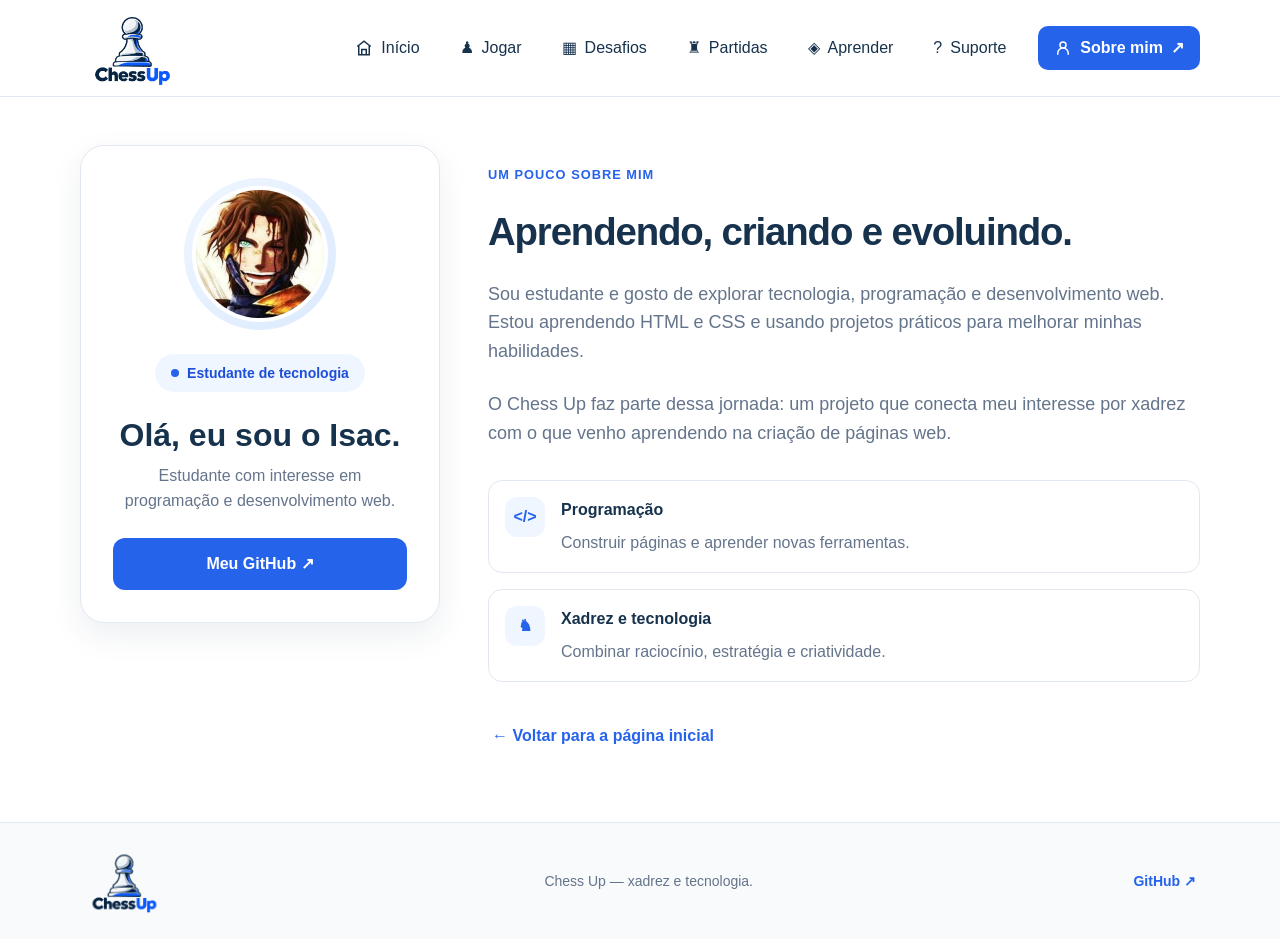
<file: sobre.html>
<!DOCTYPE html>
<html lang="pt-BR">
<head>
    <meta charset="UTF-8">
    <meta name="viewport" content="width=device-width, initial-scale=1.0">
    <meta name="description" content="Conheça o desenvolvedor do Chess Up.">
    <title>Chess Up | Sobre mim</title>
    <link rel="stylesheet" href="style.css">
    <link rel="icon" type="image/svg+xml" href="imagens/favicon.svg">
    <link rel="alternate icon" type="image/png" href="imagens/logo-chessup.png">
    <link rel="apple-touch-icon" href="imagens/logo-chessup.png">
    <meta name="theme-color" content="#10283d">
</head>
<body>

    <header class="site-header">
        <nav class="navbar container" aria-label="Navegação principal">

            <a class="brand" href="index.html" aria-label="Chess Up - Início">
                <img src="imagens/logo-chessup.png" alt="Logo do Chess Up">
            </a>

            <input class="menu-checkbox" type="checkbox" id="menu-checkbox" aria-label="Abrir menu de navegação">
            <label class="menu-toggle" for="menu-checkbox" aria-hidden="true"><span></span><span></span><span></span></label>
            <label class="menu-overlay" for="menu-checkbox" aria-label="Fechar menu"></label>

            <div class="nav-links" id="nav-links">
                <a class="menu-brand" href="index.html" aria-label="Chess Up - Início">
                    <img src="imagens/logo-chessup.png" alt="Chess Up">
                </a>
                <a class="nav-link" href="index.html">
                    <svg class="nav-icon" viewBox="0 0 24 24" fill="none"
                         stroke="currentColor" stroke-width="2" aria-hidden="true">
                        <path d="m3 10 9-7 9 7"></path>
                        <path d="M5 9v12h14V9M9 21v-7h6v7"></path>
                    </svg>
                    <span>Início</span>
                </a>

                <a class="nav-link" href="index.html#tabuleiro">
                    <span aria-hidden="true">♟</span><span>Jogar</span>
                </a>
                <a class="nav-link" href="index.html#problemas">
                    <span aria-hidden="true">▦</span><span>Desafios</span>
                </a>
                <a class="nav-link" href="index.html#partidas">
                    <span aria-hidden="true">♜</span><span>Partidas</span>
                </a>
                <a class="nav-link" href="index.html#aprendizado">
                    <span aria-hidden="true">◈</span><span>Aprender</span>
                </a>

                <a class="nav-link" href="suporte.html"><span aria-hidden="true">?</span><span>Suporte</span></a>

                <a class="nav-cta" href="sobre.html" aria-current="page">
                    <svg class="nav-icon" viewBox="0 0 24 24" fill="none"
                         stroke="currentColor" stroke-width="2" aria-hidden="true">
                        <circle cx="12" cy="8" r="4"></circle>
                        <path d="M5 21v-2a7 7 0 0 1 14 0v2"></path>
                    </svg>
                    <span>Sobre mim</span>
                    <span aria-hidden="true">↗</span>
                </a>
            </div>
        </nav>
    </header>

    <main>
        <section class="about-hero container">
            <div class="profile-card">
                <div class="profile-image-wrap">
                    <img class="profile-avatar"
                         src="imagens/avatar.jpg"
                         alt="Avatar de Isac">
                </div>

                <span class="profile-status">
                    <span aria-hidden="true"></span>
                    Estudante de tecnologia
                </span>

                <h1>Olá, eu sou o Isac.</h1>

                <p>
                    Estudante com interesse em programação
                    e desenvolvimento web.
                </p>

                <a class="button button-primary profile-button"
                   href="https://github.com/IsacNeves11"
                   target="_blank"
                   rel="noopener noreferrer">
                    Meu GitHub ↗
                </a>
            </div>

            <div class="about-copy">
                <span class="section-label">Um pouco sobre mim</span>
                <h2>Aprendendo, criando e evoluindo.</h2>

                <p>
                    Sou estudante e gosto de explorar tecnologia,
                    programação e desenvolvimento web. Estou aprendendo
                    HTML e CSS e usando projetos práticos para melhorar
                    minhas habilidades.
                </p>

                <p>
                    O Chess Up faz parte dessa jornada: um projeto que
                    conecta meu interesse por xadrez com o que venho
                    aprendendo na criação de páginas web.
                </p>

                <div class="interest-list">
                    <article class="interest-item">
                        <span class="interest-icon" aria-hidden="true">&lt;/&gt;</span>
                        <div>
                            <h3>Programação</h3>
                            <p>Construir páginas e aprender novas ferramentas.</p>
                        </div>
                    </article>

                    <article class="interest-item">
                        <span class="interest-icon" aria-hidden="true">♞</span>
                        <div>
                            <h3>Xadrez e tecnologia</h3>
                            <p>Combinar raciocínio, estratégia e criatividade.</p>
                        </div>
                    </article>
                </div>

                <a class="back-link" href="index.html">
                    ← Voltar para a página inicial
                </a>
            </div>
        </section>
    </main>

    <footer class="site-footer">
        <div class="footer-inner container">
            <a class="brand brand-footer"
               href="index.html"
               aria-label="Chess Up - Início">
                <img src="imagens/logo-chessup.png" alt="Logo do Chess Up">
            </a>

            <p>Chess Up — xadrez e tecnologia.</p>

            <a class="footer-github"
               href="https://github.com/IsacNeves11"
               target="_blank"
               rel="noopener noreferrer">
                GitHub ↗
            </a>
        </div>
    </footer>

    

</body>
</html>
</file>
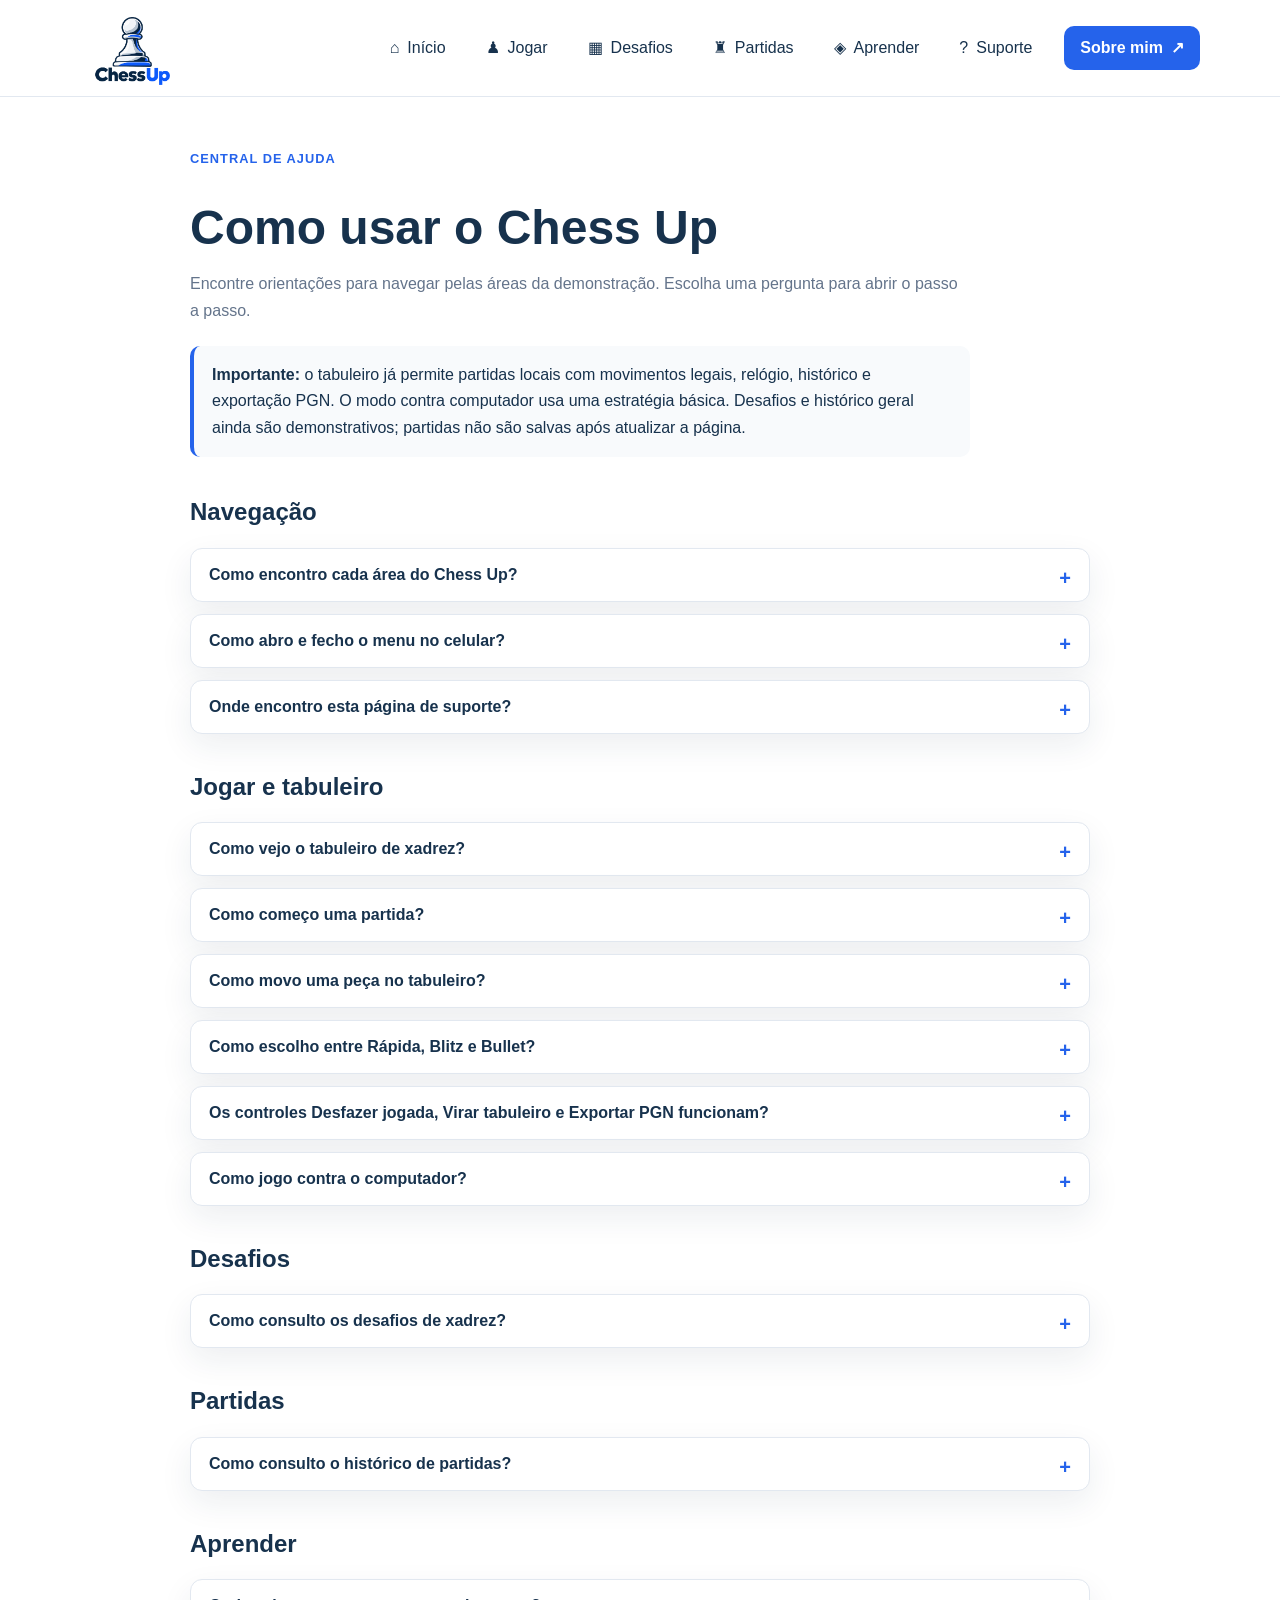
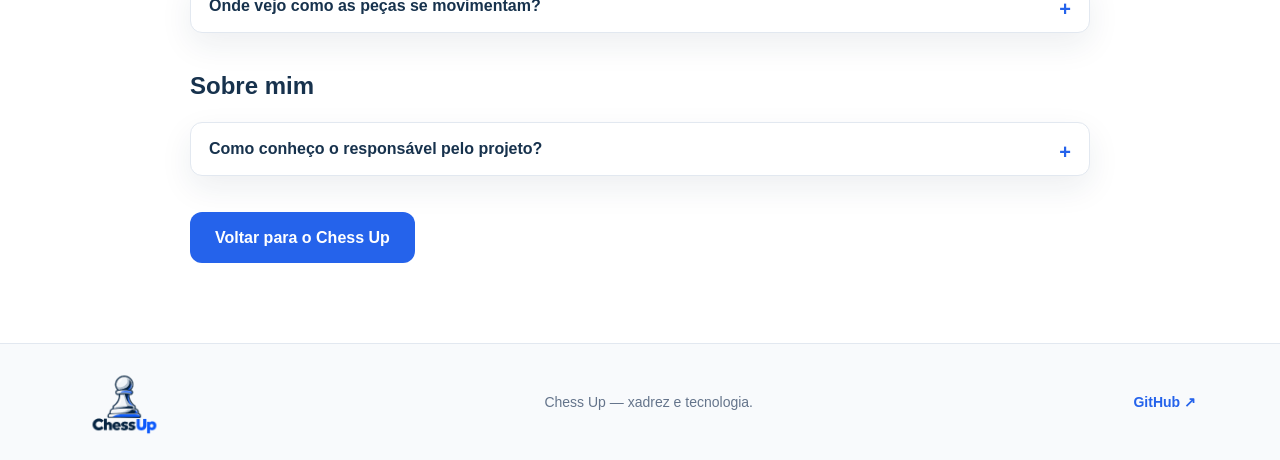
<file: suporte.html>
<!DOCTYPE html>
<html lang="pt-BR">
<head>
    <meta charset="UTF-8">
    <meta name="viewport" content="width=device-width, initial-scale=1.0">
    <meta name="description" content="Ajuda e orientações para usar o Chess Up.">
    <title>Chess Up | Suporte</title>
    <link rel="stylesheet" href="style.css">
    <link rel="icon" type="image/svg+xml" href="imagens/favicon.svg">
    <link rel="alternate icon" type="image/png" href="imagens/logo-chessup.png">
    <link rel="apple-touch-icon" href="imagens/logo-chessup.png">
    <meta name="theme-color" content="#10283d">
</head>
<body>
    <header class="site-header">
        <nav class="navbar container" aria-label="Navegação principal">
            <a class="brand" href="index.html" aria-label="Chess Up - Início">
                <img src="imagens/logo-chessup.png" alt="Logo do Chess Up">
            </a>

            <input class="menu-checkbox" type="checkbox" id="menu-checkbox" aria-label="Abrir menu de navegação">
            <label class="menu-toggle" for="menu-checkbox" aria-hidden="true"><span></span><span></span><span></span></label>
            <label class="menu-overlay" for="menu-checkbox" aria-label="Fechar menu"></label>

            <div class="nav-links" id="nav-links">
                <a class="menu-brand" href="index.html" aria-label="Chess Up - Início">
                    <img src="imagens/logo-chessup.png" alt="Chess Up">
                </a>
                <a class="nav-link" href="index.html"><span aria-hidden="true">⌂</span><span>Início</span></a>
                <a class="nav-link" href="index.html#tabuleiro"><span aria-hidden="true">♟</span><span>Jogar</span></a>
                <a class="nav-link" href="index.html#problemas"><span aria-hidden="true">▦</span><span>Desafios</span></a>
                <a class="nav-link" href="index.html#partidas"><span aria-hidden="true">♜</span><span>Partidas</span></a>
                <a class="nav-link" href="index.html#aprendizado"><span aria-hidden="true">◈</span><span>Aprender</span></a>
                <a class="nav-link" href="suporte.html" aria-current="page"><span aria-hidden="true">?</span><span>Suporte</span></a>
                <a class="nav-cta" href="sobre.html"><span>Sobre mim</span><span aria-hidden="true">↗</span></a>
            </div>
        </nav>
    </header>

    <main class="support-page container">
        <section class="support-intro">
            <span class="section-label">Central de ajuda</span>
            <h1>Como usar o Chess Up</h1>
            <p>Encontre orientações para navegar pelas áreas da demonstração. Escolha uma pergunta para abrir o passo a passo.</p>
            <p class="support-notice"><strong>Importante:</strong> o tabuleiro já permite partidas locais com movimentos legais, relógio, histórico e exportação PGN. O modo contra computador usa uma estratégia básica. Desafios e histórico geral ainda são demonstrativos; partidas não são salvas após atualizar a página.</p>
        </section>

        <section class="support-topic" aria-labelledby="support-navigation">
            <h2 id="support-navigation">Navegação</h2>

            <details class="support-faq">
                <summary>Como encontro cada área do Chess Up?</summary>
                <ol>
                    <li>Abra a página inicial pelo link <strong>Início</strong>.</li>
                    <li>No menu superior, selecione <strong>Jogar</strong>, <strong>Desafios</strong>, <strong>Partidas</strong> ou <strong>Aprender</strong>.</li>
                    <li>A página rola até a seção escolhida. Você também pode usar os links de destaque da página inicial, como <strong>Ver tabuleiro</strong> e <strong>Conhecer desafios</strong>.</li>
                </ol>
            </details>

            <details class="support-faq">
                <summary>Como abro e fecho o menu no celular?</summary>
                <ol>
                    <li>Na parte superior da página, toque no ícone com três linhas.</li>
                    <li>Toque no nome da área que deseja consultar.</li>
                    <li>Para fechar o menu sem escolher uma área, toque novamente no ícone ou na área escurecida ao lado do menu.</li>
                </ol>
            </details>

            <details class="support-faq">
                <summary>Onde encontro esta página de suporte?</summary>
                <ol>
                    <li>Abra o menu de navegação.</li>
                    <li>Selecione <strong>Suporte</strong>.</li>
                    <li>Escolha a pergunta relacionada à área que deseja conhecer.</li>
                </ol>
            </details>
        </section>

        <section class="support-topic" aria-labelledby="support-game">
            <h2 id="support-game">Jogar e tabuleiro</h2>

            <details class="support-faq">
                <summary>Como vejo o tabuleiro de xadrez?</summary>
                <ol>
                    <li>No menu superior, selecione <strong>Jogar</strong>.</li>
                    <li>Na página inicial, você também pode clicar em <strong>Ver tabuleiro</strong>.</li>
                    <li>A seção <strong>Tabuleiro demonstrativo</strong> apresenta o tabuleiro, os jogadores de exemplo e um histórico ilustrativo de movimentos.</li>
                </ol>
            </details>

            <details class="support-faq">
                <summary>Como começo uma partida?</summary>
                <ol>
                    <li>Na área <strong>Jogar</strong>, escolha o ritmo: <strong>Rápida</strong>, <strong>Blitz</strong> ou <strong>Bullet</strong>.</li>
                    <li>Em <strong>Formato de partida</strong>, escolha <strong>Dois jogadores</strong> ou <strong>Contra computador</strong>.</li>
                    <li>O tabuleiro começa na posição inicial. Selecione uma peça branca e depois uma das casas destacadas para fazer a primeira jogada.</li>
                    <li>O relógio começa a contar depois que a primeira jogada é realizada.</li>
                </ol>
            </details>

            <details class="support-faq">
                <summary>Como movo uma peça no tabuleiro?</summary>
                <ol>
                    <li>Observe o tabuleiro e as peças exibidas como exemplo.</li>
                    <li>Clique em uma peça da sua cor. As casas destacadas mostram os destinos legais disponíveis.</li>
                    <li>Clique em uma casa destacada para realizar o movimento. O Chess Up impede jogadas que não seguem as regras do xadrez.</li>
                    <li>Quando um peão chega à última fileira, ele é promovido automaticamente a dama.</li>
                </ol>
            </details>

            <details class="support-faq">
                <summary>Como escolho entre Rápida, Blitz e Bullet?</summary>
                <ol>
                    <li>Na área <strong>Jogar</strong>, localize o painel <strong>Escolha seu ritmo</strong>.</li>
                    <li>Clique em <strong>Rápida</strong> (10 minutos), <strong>Blitz</strong> (5 minutos) ou <strong>Bullet</strong> (1 minuto).</li>
                    <li>Ao escolher um ritmo, o Chess Up inicia uma nova partida e reinicia os dois relógios.</li>
                    <li>O relógio começa a contar depois que a primeira jogada é realizada.</li>
                </ol>
            </details>

            <details class="support-faq">
                <summary>Os controles Desfazer jogada, Virar tabuleiro e Exportar PGN funcionam?</summary>
                <ol>
                    <li>Clique em <strong>Desfazer jogada</strong> para voltar um lance. No modo contra computador, o Chess Up desfaz também a resposta do computador.</li>
                    <li>Clique em <strong>Virar tabuleiro</strong> para trocar a orientação das peças e das coordenadas.</li>
                    <li>Clique em <strong>Exportar PGN</strong> para baixar a partida em um arquivo que pode ser aberto em programas de xadrez.</li>
                    <li>Clique em <strong>Nova partida</strong> para reiniciar o tabuleiro e os relógios.</li>
                </ol>
            </details>

            <details class="support-faq">
                <summary>Como jogo contra o computador?</summary>
                <ol>
                    <li>No painel <strong>Formato de partida</strong>, selecione <strong>Contra computador</strong>.</li>
                    <li>Você joga com as peças brancas e o computador responde com as peças pretas.</li>
                    <li>O adversário usa uma estratégia básica; não há seleção de dificuldade nesta versão.</li>
                </ol>
            </details>
        </section>

        <section class="support-topic" aria-labelledby="support-challenges">
            <h2 id="support-challenges">Desafios</h2>

            <details class="support-faq">
                <summary>Como consulto os desafios de xadrez?</summary>
                <ol>
                    <li>No menu superior, selecione <strong>Desafios</strong> ou clique em <strong>Conhecer desafios</strong> na página inicial.</li>
                    <li>Leia os cartões <strong>Mate em um lance</strong>, <strong>Garfo de cavalo</strong> e <strong>Proteja suas peças</strong>.</li>
                    <li>Os cartões apresentam ideias de exercícios. Resolver desafios e conferir respostas ainda não está disponível nesta demonstração.</li>
                </ol>
            </details>
        </section>

        <section class="support-topic" aria-labelledby="support-history">
            <h2 id="support-history">Partidas</h2>

            <details class="support-faq">
                <summary>Como consulto o histórico de partidas?</summary>
                <ol>
                    <li>No menu superior, selecione <strong>Partidas</strong>.</li>
                    <li>Consulte a área <strong>Exemplo de histórico</strong> e os cartões de resultados recentes.</li>
                    <li>Os nomes, resultados e quantidades de lances são dados fictícios para demonstrar o layout. O site não registra partidas reais.</li>
                </ol>
            </details>
        </section>

        <section class="support-topic" aria-labelledby="support-learning">
            <h2 id="support-learning">Aprender</h2>

            <details class="support-faq">
                <summary>Onde vejo como as peças se movimentam?</summary>
                <ol>
                    <li>No menu superior, selecione <strong>Aprender</strong>.</li>
                    <li>Na seção <strong>Como as peças se movimentam</strong>, consulte os cartões de Rei, Dama, Torre, Bispo, Cavalo e Peão.</li>
                    <li>Cada cartão apresenta um resumo introdutório do movimento da peça.</li>
                </ol>
            </details>
        </section>

        <section class="support-topic" aria-labelledby="support-about">
            <h2 id="support-about">Sobre mim</h2>

            <details class="support-faq">
                <summary>Como conheço o responsável pelo projeto?</summary>
                <ol>
                    <li>Abra o menu de navegação.</li>
                    <li>Selecione <strong>Sobre mim</strong>.</li>
                    <li>A página apresenta o perfil, interesses e links relacionados ao desenvolvedor.</li>
                    <li>Para voltar ao projeto, selecione <strong>Início</strong> no menu.</li>
                </ol>
            </details>
        </section>

        <p class="support-back"><a class="button button-primary" href="index.html">Voltar para o Chess Up</a></p>
    </main>

    <footer class="site-footer">
        <div class="footer-inner container">
            <a class="brand brand-footer" href="index.html" aria-label="Chess Up - Início"><img src="imagens/logo-chessup.png" alt="Logo do Chess Up"></a>
            <p>Chess Up — xadrez e tecnologia.</p>
            <a class="footer-github" href="https://github.com/IsacNeves11/Chessup" target="_blank" rel="noopener noreferrer">GitHub ↗</a>
        </div>
    </footer>
</body>
</html>
</file>
<file: style.css>
:root {
    --navy: #17324D;
    --navy-dark: #102437;
    --blue: #2563EB;
    --blue-hover: #1D4ED8;
    --white: #FFFFFF;
    --gray-50: #F8FAFC;
    --gray-100: #EDF2F7;
    --gray-200: #E2E8F0;
    --gray-500: #64748B;
    --gray-900: #0F172A;
    --green: #3DD6A0;

    --space-1: 8px;
    --space-2: 16px;
    --space-3: 24px;
    --space-4: 32px;
    --space-5: 40px;
    --space-6: 48px;
    --space-7: 56px;
    --space-8: 64px;

    --font-heading: "Segoe UI", Arial, sans-serif;
    --font-body: Arial, sans-serif;
    --text-small: 0.875rem;
    --text-base: 1rem;
    --text-medium: 1.125rem;
    --text-subtitle: 1.5rem;
    --text-title: 2rem;

    --radius-card: 20px;
    --shadow-card: 0 12px 32px rgba(23, 50, 77, 0.08);
}

* {
    box-sizing: border-box;
}

html {
    max-width: 100%;
    overflow-x: clip;
    scroll-behavior: smooth;
    scroll-padding-top: 24px;
}

body {
    width: 100%;
    max-width: 100%;
    overflow-x: clip;
    overflow-wrap: break-word;
    margin: 0;
    color: var(--gray-900);
    background: var(--white);
    font-family: var(--font-body);
    font-size: var(--text-base);
    line-height: 1.6;
}

body.menu-open {
    overflow: hidden;
}

img {
    display: block;
    max-width: 100%;
    height: auto;
}

a {
    -webkit-tap-highlight-color: transparent;
}

a:focus-visible,
button:focus-visible {
    outline: 3px solid var(--blue);
    outline-offset: 4px;
    border-radius: 8px;
}

button {
    font: inherit;
}

.container {
    width: min(1120px, calc(100% - 48px));
    max-width: 100%;
    margin-inline: auto;
}

/* CABEÇALHO */

.site-header {
    position: relative;
    z-index: 10;
    background: var(--white);
    border-bottom: 1px solid var(--gray-200);
}

.navbar {
    min-height: 96px;
    display: flex;
    align-items: center;
    justify-content: space-between;
    gap: 24px;
    padding-block: 8px;
}

.brand {
    display: inline-flex;
    align-items: center;
    flex-shrink: 0;
    text-decoration: none;
}

.brand img {
    width: 104px;
    height: 80px;
    object-fit: contain;
}

.menu-brand {
    display: none;
}

.nav-links {
    display: flex;
    align-items: center;
    justify-content: flex-end;
    flex-wrap: wrap;
    gap: 8px;
}

.nav-link,
.nav-cta {
    display: inline-flex;
    align-items: center;
    justify-content: center;
    gap: 8px;
    min-height: 44px;
    padding: 8px 16px;
    border: 0;
    border-radius: 10px;
    text-decoration: none;
    transition: background-color 0.2s, color 0.2s;
}

.nav-link {
    color: var(--navy);
    background: transparent;
}

.nav-link:hover,
.nav-link.active {
    color: var(--blue);
    background: #EFF6FF;
}

.nav-cta {
    margin-left: 8px;
    color: var(--white);
    background: var(--blue);
    font-weight: 700;
}

.nav-cta:hover {
    color: var(--white);
    background: var(--blue-hover);
}

.nav-icon {
    display: inline-flex;
    align-items: center;
    justify-content: center;
    flex: 0 0 18px;
    width: 18px;
    height: 18px;
}

/* BOTÃO HAMBÚRGUER */

.menu-toggle {
    display: none;
    position: relative;
    z-index: 1002;
    width: 46px;
    height: 46px;
    flex: 0 0 46px;
    flex-direction: column;
    align-items: center;
    justify-content: center;
    gap: 5px;
    padding: 0;
    border: 1px solid var(--gray-200);
    border-radius: 12px;
    background: var(--gray-50);
    cursor: pointer;
}

.menu-toggle span {
    display: block;
    width: 21px;
    height: 2px;
    border-radius: 2px;
    background: var(--navy);
    transition: transform 0.2s ease, opacity 0.2s ease;
}

.menu-toggle[aria-expanded="true"] span:first-child {
    transform: translateY(7px) rotate(45deg);
}

.menu-toggle[aria-expanded="true"] span:nth-child(2) {
    opacity: 0;
}

.menu-toggle[aria-expanded="true"] span:last-child {
    transform: translateY(-7px) rotate(-45deg);
}

.menu-overlay[hidden] {
    display: none;
}

/* HERO DA HOME */

.hero {
    display: flex;
    align-items: center;
    justify-content: space-between;
    gap: 48px;
    padding-block: 64px;
}

.hero-content {
    flex: 1 1 55%;
    min-width: 0;
}

.eyebrow,
.section-label {
    display: inline-block;
    margin-bottom: 24px;
    color: var(--blue);
    font-size: 0.8rem;
    font-weight: 700;
    letter-spacing: 0.08em;
    text-transform: uppercase;
}

.eyebrow {
    padding: 8px 16px;
    border: 1px solid #D6E5FC;
    border-radius: 999px;
    background: #EFF6FF;
}

.hero h1 {
    max-width: 700px;
    margin: 0 0 24px;
    color: var(--navy);
    font-family: var(--font-heading);
    font-size: clamp(2.2rem, 5vw, 3.5rem);
    line-height: 1.12;
    letter-spacing: -0.04em;
}

.hero h1 span {
    display: block;
    color: var(--blue);
}

.hero-description {
    max-width: 590px;
    margin: 0;
    color: var(--gray-500);
    font-size: var(--text-medium);
    line-height: 1.75;
}

.hero-actions {
    display: flex;
    flex-wrap: wrap;
    gap: 16px;
    margin-top: 32px;
}

.button {
    display: inline-flex;
    align-items: center;
    justify-content: center;
    gap: 8px;
    min-height: 48px;
    padding: 12px 24px;
    border: 1px solid transparent;
    border-radius: 12px;
    font-weight: 700;
    text-align: center;
    text-decoration: none;
    transition: transform 0.2s, background-color 0.2s;
}

.button:hover {
    transform: translateY(-2px);
}

.button-primary {
    color: var(--white);
    background: var(--blue);
}

.button-primary:hover {
    background: var(--blue-hover);
}

.button-secondary {
    color: var(--navy);
    background: var(--white);
    border-color: var(--gray-200);
}

.button-secondary:hover {
    border-color: #B8C7D8;
}

.hero-highlights {
    display: flex;
    flex-wrap: wrap;
    gap: 12px 20px;
    margin-top: 32px;
    color: var(--gray-500);
    font-size: var(--text-small);
}

.hero-highlights span::before {
    content: "✓";
    margin-right: 8px;
    color: #14845D;
    font-weight: 700;
}

/* LOGO EM DESTAQUE */

.hero-visual {
    display: flex;
    flex: 0 1 390px;
    flex-direction: column;
    align-items: center;
    justify-content: center;
    gap: 16px;
    min-width: 0;
    min-height: 360px;
    padding: 24px;
    overflow: hidden;
    border: 1px solid var(--gray-200);
    border-radius: 28px;
    background: linear-gradient(135deg, var(--gray-50), #E8F0FF);
}

.hero-visual img {
    width: min(100%, 320px);
    height: auto;
    object-fit: contain;
}

.hero-visual p {
    margin: 0;
    color: var(--navy);
    font-size: var(--text-small);
    font-weight: 700;
    text-align: center;
}

/* RECURSOS */

.section {
    padding-block: 48px 64px;
}

.section-heading {
    max-width: 700px;
    margin-bottom: 32px;
}

.section-heading h2,
.about-band h2,
.about-copy h2 {
    margin: 0 0 16px;
    color: var(--navy);
    font-family: var(--font-heading);
    font-size: clamp(1.75rem, 3vw, 2.5rem);
    line-height: 1.2;
    letter-spacing: -0.03em;
}

.section-heading p {
    margin: 0;
    color: var(--gray-500);
    font-size: var(--text-medium);
}

.feature-grid {
    display: flex;
    align-items: stretch;
    flex-wrap: wrap;
    gap: 24px;
}

.feature-card {
    display: flex;
    flex: 1 1 280px;
    flex-direction: column;
    align-items: flex-start;
    min-width: 0;
    padding: 24px;
    border: 1px solid var(--gray-200);
    border-radius: var(--radius-card);
    background: var(--white);
    box-shadow: var(--shadow-card);
    transition: transform 0.2s, box-shadow 0.2s;
}

.feature-card:hover {
    transform: translateY(-4px);
    box-shadow: 0 18px 40px rgba(23, 50, 77, 0.12);
}

.feature-icon {
    display: flex;
    align-items: center;
    justify-content: center;
    width: 48px;
    height: 48px;
    margin-bottom: 24px;
    border-radius: 14px;
    font-size: 1.5rem;
    font-weight: 700;
}

.icon-blue {
    color: #1D4ED8;
    background: #E8F0FF;
}

.icon-green {
    color: #087F5B;
    background: #DDFBF0;
    font-size: 1rem;
}

.icon-gold {
    color: #936000;
    background: #FFF3CC;
}

.feature-card h3 {
    margin: 0 0 8px;
    color: var(--navy);
    font-family: var(--font-heading);
    font-size: var(--text-subtitle);
}

.feature-card p {
    margin: 0;
    color: var(--gray-500);
}

/* SOBRE O PROJETO */

.about-band {
    padding-block: 48px;
    background: var(--navy);
    color: var(--white);
}

.about-band-inner {
    display: flex;
    align-items: center;
    justify-content: space-between;
    gap: 48px;
}

.label-light {
    color: #93C5FD;
}

.about-band h2 {
    max-width: 500px;
    margin-bottom: 0;
    color: var(--white);
}

.about-band-copy {
    max-width: 520px;
}

.about-band-copy p {
    margin: 0 0 24px;
    color: #D5E0EC;
}

.button-light {
    color: var(--white);
    background: var(--blue);
}

.button-light:hover {
    background: var(--blue-hover);
}

/* SOBRE MIM */

.about-hero {
    display: flex;
    align-items: flex-start;
    gap: 48px;
    padding-block: 48px;
}

.profile-card {
    display: flex;
    flex: 0 1 360px;
    flex-direction: column;
    align-items: center;
    padding: 32px;
    border: 1px solid var(--gray-200);
    border-radius: 24px;
    background: var(--white);
    box-shadow: var(--shadow-card);
    text-align: center;
}

.profile-image-wrap {
    display: flex;
    align-items: center;
    justify-content: center;
    width: 152px;
    height: 152px;
    margin-bottom: 24px;
    border-radius: 50%;
    background: linear-gradient(135deg, #EFF6FF, #DBEAFE);
}

.profile-avatar {
    width: 136px;
    height: 136px;
    border: 4px solid var(--white);
    border-radius: 50%;
    object-fit: cover;
}

.profile-status {
    display: inline-flex;
    align-items: center;
    gap: 8px;
    padding: 8px 16px;
    border-radius: 999px;
    color: #1D4ED8;
    background: #EFF6FF;
    font-size: var(--text-small);
    font-weight: 700;
}

.profile-status span {
    width: 8px;
    height: 8px;
    border-radius: 50%;
    background: var(--blue);
}

.profile-card h1 {
    margin: 24px 0 8px;
    color: var(--navy);
    font-family: var(--font-heading);
    font-size: var(--text-title);
    line-height: 1.2;
}

.profile-card > p {
    margin: 0 0 24px;
    color: var(--gray-500);
}

.profile-button {
    width: 100%;
}

.about-copy {
    flex: 1 1 55%;
    min-width: 0;
    padding-block: 16px;
}

.about-copy h2 {
    margin-bottom: 24px;
}

.about-copy > p {
    margin: 0 0 24px;
    color: var(--gray-500);
    font-size: var(--text-medium);
}

.interest-list {
    display: flex;
    flex-direction: column;
    gap: 16px;
    margin-block: 32px;
}

.interest-item {
    display: flex;
    align-items: flex-start;
    gap: 16px;
    padding: 16px;
    border: 1px solid var(--gray-200);
    border-radius: 14px;
    background: var(--white);
}

.interest-icon {
    display: flex;
    flex: 0 0 40px;
    align-items: center;
    justify-content: center;
    width: 40px;
    height: 40px;
    border-radius: 12px;
    background: #EFF6FF;
    color: var(--blue);
    font-weight: 700;
}

.interest-item h3 {
    margin: 0 0 8px;
    color: var(--navy);
    font-size: var(--text-base);
}

.interest-item p {
    margin: 0;
    color: var(--gray-500);
}

.back-link {
    display: inline-flex;
    align-items: center;
    min-height: 44px;
    padding: 8px 4px;
    color: var(--blue);
    font-weight: 700;
    text-decoration: none;
}

.back-link:hover {
    text-decoration: underline;
}

/* RODAPÉ */

.site-footer {
    background: var(--gray-50);
    color: var(--navy);
    border-top: 1px solid var(--gray-200);
}

.footer-inner {
    display: flex;
    align-items: center;
    justify-content: space-between;
    flex-wrap: wrap;
    gap: 16px;
    padding-block: 24px;
}

.brand-footer img {
    width: 88px;
    height: 68px;
}

.footer-inner p {
    margin: 0;
    color: var(--gray-500);
    font-size: var(--text-small);
}

.footer-github {
    display: inline-flex;
    align-items: center;
    min-height: 44px;
    padding: 8px 4px;
    color: var(--blue);
    font-size: var(--text-small);
    font-weight: 700;
    text-decoration: none;
}

/* TABLETS */

@media screen and (max-width: 900px) {
    .navbar {
        flex-direction: column;
        justify-content: center;
        gap: 12px;
        padding-block: 16px;
    }

    .nav-links {
        justify-content: center;
        width: 100%;
    }

    .hero {
        gap: 32px;
        padding-block: 48px;
    }

    .hero-visual {
        flex-basis: 300px;
        min-height: 300px;
    }

    .about-band-inner {
        align-items: flex-start;
        flex-direction: column;
        gap: 24px;
    }
}

/* CELULARES: MENU LATERAL */

@media screen and (max-width: 680px) {
    .container {
        width: calc(100% - 32px);
    }

    .navbar {
        width: 100%;
        min-height: 76px;
        flex-direction: row;
        align-items: center;
        justify-content: space-between;
        flex-wrap: nowrap;
        padding: 8px 16px;
        gap: 12px;
    }

    .brand img {
        width: 88px;
        height: 64px;
        object-fit: contain;
    }

    .menu-toggle {
        display: flex;
    }

    /* Fundo escurecido quando o menu abre */
    .menu-overlay {
        position: fixed;
        inset: 0;
        z-index: 1000;
        background: rgba(16, 36, 55, 0.48);
    }

    /* Logo da marca dentro do menu lateral */
    .menu-brand {
        display: flex;
        align-items: center;
        justify-content: flex-start;
        width: 100%;
        min-height: 72px;
        margin: 0 0 12px;
        padding: 0 4px 16px;
        border-bottom: 1px solid var(--gray-200);
        text-decoration: none;
    }

    .menu-brand img {
        width: min(180px, 100%);
        max-width: 100%;
        height: auto;
        object-fit: contain;
    }

    /* Menu fechado fora da tela */
    .nav-links {
        display: flex;
        position: fixed;
        top: 0;
        bottom: 0;
        left: 0;
        z-index: 1001;

        width: min(82vw, 320px);
        height: 100vh;
        height: 100dvh;
        padding: 24px 20px;

        flex-direction: column;
        align-items: stretch;
        justify-content: flex-start;
        flex-wrap: nowrap;
        gap: 8px;

        overflow-y: auto;
        overscroll-behavior: contain;
        background: var(--white);
        box-shadow: 12px 0 32px rgba(16, 36, 55, 0.12);

        transform: translateX(-105%);
        visibility: hidden;
        transition: transform 0.25s ease, visibility 0.25s ease;
    }

    /* Menu aberto */
    .nav-links.is-open {
        transform: translateX(0);
        visibility: visible;
    }

    .nav-link,
    .nav-cta {
        display: flex;
        width: 100%;
        min-width: 0;
        min-height: 50px;
        flex: 0 0 auto;
        align-items: center;
        justify-content: flex-start;
        gap: 12px;
        margin: 0;
        padding: 12px 14px;
        border-radius: 10px;
        font-size: 1rem;
        text-align: left;
    }

    .nav-link {
        color: var(--navy);
    }

    .nav-link:hover,
    .nav-link.active {
        color: var(--blue);
        background: #EFF6FF;
    }

    .nav-cta {
        margin-top: 8px;
        color: var(--white);
        background: var(--blue);
    }

    .nav-icon {
        flex: 0 0 20px;
        width: 20px;
        height: 20px;
    }

    /* Conteúdo principal */
    .hero {
        flex-direction: column;
        align-items: stretch;
        gap: 24px;
        padding-block: 32px;
    }

    .hero-content {
        width: 100%;
    }

    .hero h1 {
        font-size: clamp(2rem, 8vw, 2.75rem);
        line-height: 1.15;
        overflow-wrap: anywhere;
    }

    .hero-description {
        font-size: 1rem;
    }

    .hero-actions {
        flex-direction: column;
        align-items: stretch;
        gap: 12px;
    }

    .hero-actions .button {
        width: 100%;
    }

    .hero-highlights {
        flex-direction: column;
        gap: 8px;
    }

    .hero-visual {
        width: 100%;
        min-width: 0;
        min-height: 0;
        flex: auto;
        padding: 20px;
        border-radius: 20px;
    }

    .hero-visual img {
        width: min(100%, 260px);
    }

    /* Cards */
    .section {
        padding-block: 32px;
    }

    .section-heading h2,
    .about-band h2,
    .about-copy h2 {
        font-size: 1.65rem;
    }

    .section-heading p {
        font-size: 1rem;
    }

    .feature-grid {
        flex-direction: column;
        gap: 16px;
    }

    .feature-card {
        width: 100%;
        min-width: 0;
        flex: auto;
    }

    /* Faixa sobre o projeto */
    .about-band {
        padding-block: 32px;
    }

    .about-band-inner {
        flex-direction: column;
        gap: 20px;
    }

    .about-band-copy {
        width: 100%;
        max-width: none;
    }

    /* Página Sobre mim */
    .about-hero {
        flex-direction: column;
        align-items: stretch;
        gap: 24px;
        padding-block: 32px;
    }

    .profile-card {
        width: 100%;
        max-width: 420px;
        flex: auto;
        align-self: center;
        padding: 24px 16px;
    }

    .about-copy {
        width: 100%;
        min-width: 0;
        padding: 0;
    }

    .about-copy > p {
        font-size: 1rem;
    }

    .interest-item {
        width: 100%;
        min-width: 0;
    }

    /* Rodapé */
    .footer-inner {
        flex-direction: column;
        align-items: center;
        justify-content: center;
        gap: 12px;
        text-align: center;
    }
}

/* CELULARES PEQUENOS */

@media screen and (max-width: 380px) {
    .container {
        width: calc(100% - 24px);
    }

    .hero h1 {
        font-size: 1.85rem;
    }

    .hero-visual {
        padding: 12px;
    }

    .feature-card {
        padding: 20px;
    }
}

/* Compatibilidade para navegadores sem suporte a overflow-x: clip */
@supports not (overflow-x: clip) {
    html,
    body {
        overflow-x: hidden;
    }
}

/* ACESSIBILIDADE */

@media (prefers-reduced-motion: reduce) {
    html {
        scroll-behavior: auto;
    }

    *,
    *::before,
    *::after {
        transition: none !important;
        animation: none !important;
    }
}


/* CHESS UP: PARTIDAS, TABULEIRO E DESAFIOS */
.welcome{display:flex;align-items:center;justify-content:space-between;gap:24px;padding-block:12px 36px}
.welcome h1{max-width:780px;margin:0 0 16px;color:var(--navy);font-family:var(--font-heading);font-size:clamp(2rem,4.5vw,3.25rem);line-height:1.12;letter-spacing:-.04em}
.welcome h1 span{display:block;color:var(--blue)}
.welcome p{max-width:700px;margin:0;color:var(--gray-500);font-size:var(--text-medium)}
.content-section{padding-block:48px 24px;scroll-margin-top:24px}
.section-heading{max-width:760px;margin-bottom:24px}
.section-heading h2{margin:0 0 12px;color:var(--navy);font-family:var(--font-heading);font-size:clamp(1.8rem,3vw,2.5rem);line-height:1.2}
.section-heading p{margin:0;color:var(--gray-500)}
.text-link{display:inline-flex;align-items:center;min-height:44px;margin-top:auto;padding:8px 2px;color:var(--blue);font-weight:700;text-decoration:none}
.text-link:hover{text-decoration:underline}
.feature-card .text-link{margin-top:12px}
.game-layout{display:grid;grid-template-columns:minmax(0,1.25fr) minmax(280px,.75fr);align-items:start;gap:24px}
.panel{min-width:0;padding:24px;border:1px solid var(--gray-200);border-radius:var(--radius-card);background:var(--white);box-shadow:var(--shadow-card)}
.panel-heading,.history-header{display:flex;align-items:center;justify-content:space-between;gap:16px;margin-bottom:18px}
.panel-heading h2,.play-card h2{margin:0;color:var(--navy);font-family:var(--font-heading);font-size:1.5rem;line-height:1.2}
.panel-heading .section-label{margin-bottom:6px}
.status-badge{display:inline-flex;align-items:center;gap:8px;flex-shrink:0;padding:7px 11px;border-radius:999px;color:#166534;background:#DCFCE7;font-size:.8rem;font-weight:700}
.status-badge::before{width:7px;height:7px;border-radius:50%;background:#16A34A;content:""}
.status-badge.is-finished{color:#7F1D1D;background:#FEE2E2}
.status-badge.is-finished::before{background:#DC2626}
.player-bar{display:flex;align-items:center;justify-content:space-between;gap:12px;margin-block:12px;padding:11px 14px;border:1px solid var(--gray-200);border-radius:12px;background:var(--gray-50)}
.player-bar.active-player{border-color:#93C5FD;background:#EFF6FF}
.player-label{display:inline-flex;align-items:center;gap:10px;min-width:0;color:var(--navy);font-weight:700;overflow-wrap:anywhere}
.player-label>span:first-child{font-size:1.45rem;line-height:1}
.clock{flex-shrink:0;min-width:64px;padding:5px 8px;border-radius:8px;color:#FFF;background:var(--navy);font-family:Consolas,"Courier New",monospace;font-size:1rem;text-align:center;font-variant-numeric:tabular-nums}
.clock.clock-low{background:#B91C1C}
.board-frame{display:grid;grid-template-columns:20px minmax(0,1fr);align-items:stretch;gap:4px;width:100%;max-width:620px;margin-inline:auto}
.board-ranks{display:grid;grid-template-rows:repeat(8,minmax(0,1fr));align-items:center;justify-items:center;color:var(--gray-500);font-size:.75rem;font-weight:700}
.chessboard{display:grid;grid-template-columns:repeat(8,minmax(0,1fr));width:100%;aspect-ratio:1;overflow:hidden;border:3px solid #294357;border-radius:5px;background:#E8EDF3;touch-action:manipulation}
.square{position:relative;display:grid;place-items:center;min-width:0;min-height:0;aspect-ratio:1;padding:0;border:0;border-radius:0;font-family:"Segoe UI Symbol","Noto Sans Symbols 2","DejaVu Sans",serif;font-size:clamp(1.2rem,4.4vw,2.8rem);line-height:1;cursor:pointer;transition:background-color .12s}
.square-light{background:#E8EDF3}
.square-dark{background:#729785}
.square.piece-white{color:#FFF;text-shadow:0 1px 3px #152535,1px 0 1px #152535,-1px 0 1px #152535}
.square.piece-black{color:#172033;text-shadow:0 1px 0 rgba(255,255,255,.55)}
.square.selected{box-shadow:inset 0 0 0 4px #FACC15}
.square.legal-target::after{position:absolute;width:25%;height:25%;border-radius:50%;background:rgba(37,99,235,.62);content:"";pointer-events:none}
.square.capture-target::after{width:78%;height:78%;border:4px solid rgba(220,38,38,.7);background:transparent}
.square.last-move:not(.selected){background-color:#E4D878}
.square.in-check{background:#F87171!important}
.square:focus-visible{z-index:1;outline:3px solid #1D4ED8;outline-offset:-4px}
.square:disabled{cursor:default}
.board-files{display:grid;grid-template-columns:20px repeat(8,minmax(0,1fr));gap:4px;width:100%;max-width:620px;margin:4px auto 0;color:var(--gray-500);font-size:.75rem;font-weight:700;text-align:center}
.board-note{min-height:48px;margin:14px 0;padding:12px 14px;border-radius:10px;color:var(--navy);background:var(--gray-50);overflow-wrap:anywhere}
.game-actions{display:flex;flex-wrap:wrap;gap:8px}
.game-actions .button{min-height:44px;padding:9px 12px;font-size:.9rem}
.button-outline{color:var(--navy);border-color:var(--gray-200);background:#FFF}
.button-outline:hover:not(:disabled){border-color:#94A3B8;background:var(--gray-50)}
.button-danger{color:#FFF;background:#B91C1C}
.button-danger:hover:not(:disabled){background:#991B1B}
button:disabled{opacity:.48;cursor:not-allowed}
.move-history{margin-top:22px;padding-top:18px;border-top:1px solid var(--gray-200)}
.move-history h3,.play-card h3,.stats-panel h3,.history-header h3{margin:0 0 12px;color:var(--navy);font-size:1rem}
.move-list{display:grid;grid-template-columns:repeat(2,minmax(0,1fr));gap:4px 12px;max-height:150px;overflow-y:auto;margin:0;padding:0;list-style:none}
.move-pair{display:grid;grid-template-columns:24px minmax(0,1fr) minmax(0,1fr);gap:4px;padding:5px 7px;border-radius:6px;color:var(--gray-900);background:var(--gray-50);font-family:Consolas,"Courier New",monospace;font-size:.85rem}
.move-number,.muted-item{color:var(--gray-500)}
.game-options{display:flex;flex-direction:column;gap:16px;min-width:0}
.play-card h2{margin-bottom:18px}
.mode-select{display:grid;grid-template-columns:repeat(3,minmax(0,1fr));gap:8px;margin-bottom:22px}
.mode-option{display:flex;flex-direction:column;align-items:center;justify-content:center;gap:5px;min-width:0;min-height:68px;padding:8px 5px;border:1px solid var(--gray-200);border-radius:11px;color:var(--navy);background:#FFF;cursor:pointer}
.mode-option strong{font-size:.9rem}
.mode-option small{color:var(--gray-500);font-size:.75rem}
.mode-option.is-selected,.opponent-option.is-selected{border-color:var(--blue);color:#1D4ED8;background:#EFF6FF;box-shadow:inset 0 0 0 1px var(--blue)}
.opponent-select{display:grid;grid-template-columns:repeat(2,minmax(0,1fr));gap:8px;margin-bottom:18px}
.opponent-option{min-height:44px;padding:9px 8px;border:1px solid var(--gray-200);border-radius:10px;color:var(--navy);background:#FFF;font-size:.88rem;font-weight:700;cursor:pointer}
.player-inputs{display:grid;gap:12px;margin-bottom:16px}
.player-inputs label{display:flex;flex-direction:column;gap:6px;color:var(--navy);font-size:.85rem;font-weight:700}
.player-inputs input{width:100%;min-width:0;min-height:44px;padding:10px 12px;border:1px solid #CBD5E1;border-radius:9px;color:var(--gray-900);background:#FFF;font:inherit;font-weight:400}
.player-inputs input:focus-visible{outline:3px solid #93C5FD;outline-offset:2px;border-color:var(--blue)}
.button-full{width:100%}
.small-note{margin:14px 0 0;color:var(--gray-500);font-size:.83rem;line-height:1.55}
.stat-grid{display:grid;grid-template-columns:repeat(3,minmax(0,1fr));gap:8px;margin-block:14px}
.stat-card{display:flex;flex-direction:column;align-items:flex-start;gap:4px;min-width:0;padding:12px 10px;border-radius:10px;background:var(--gray-50)}
.stat-card strong{color:var(--blue);font-size:1.5rem;line-height:1.1}
.stat-card span{color:var(--gray-500);font-size:.72rem;line-height:1.3}
.quiz-panel{max-width:820px}
.quiz-topline,.quiz-footer{display:flex;align-items:center;justify-content:space-between;gap:12px}
.quiz-topline{margin-bottom:18px;color:var(--gray-500);font-size:.85rem}
.difficulty{display:inline-flex;align-items:center;min-height:28px;padding:5px 10px;border-radius:999px;color:#1D4ED8;background:#EFF6FF;font-size:.78rem;font-weight:700}
.quiz-panel h3{margin:0 0 18px;color:var(--navy);font-family:var(--font-heading);font-size:1.35rem;line-height:1.35}
.quiz-options{display:grid;grid-template-columns:repeat(2,minmax(0,1fr));gap:10px}
.quiz-option{min-height:48px;padding:12px 14px;border:1px solid var(--gray-200);border-radius:10px;color:var(--navy);background:#FFF;text-align:left;cursor:pointer}
.quiz-option:hover:not(:disabled){border-color:#93C5FD;background:#F8FAFC}
.quiz-option.correct{border-color:#16A34A;color:#166534;background:#DCFCE7}
.quiz-option.wrong{border-color:#DC2626;color:#991B1B;background:#FEE2E2}
.quiz-feedback{min-height:50px;margin:16px 0;padding:12px 14px;border-radius:10px;color:var(--gray-500);background:var(--gray-50)}
.quiz-footer{padding-top:4px;color:var(--gray-500);font-size:.85rem}
.history-panel{max-width:900px}
.history-header{margin-bottom:8px}
.history-header h3{margin:0}
.button-small{min-height:40px;padding:8px 12px;font-size:.85rem}
.history-list{display:flex;flex-direction:column;gap:10px;margin:16px 0 0;padding:0;list-style:none}
.history-item{display:flex;align-items:center;justify-content:space-between;gap:16px;padding:14px 16px;border:1px solid var(--gray-200);border-radius:12px;background:#FFF}
.history-item-main{min-width:0}
.history-item-main strong{color:var(--navy)}
.history-item-main p{margin:4px 0;color:var(--gray-500);font-size:.85rem;overflow-wrap:anywhere}
.history-reason{color:var(--gray-500);font-size:.78rem}
.history-move-count{flex-shrink:0;color:var(--blue);font-size:.8rem;font-weight:700}
.learning-grid{display:grid;grid-template-columns:repeat(3,minmax(0,1fr));gap:18px}
.learning-grid .feature-card{min-width:0}
.learning-banner{display:flex;align-items:center;justify-content:space-between;gap:24px;margin-top:48px;padding:36px max(24px,calc((100% - 1120px)/2));color:#FFF;background:var(--navy)}
.learning-banner h2{margin:0 0 10px;color:#FFF;font-family:var(--font-heading);font-size:clamp(1.5rem,2.5vw,2rem)}
.learning-banner p{max-width:620px;margin:0;color:#D5E0EC}
.learning-symbol{flex-shrink:0;color:#93C5FD;font-size:3.5rem}
@media screen and (max-width:900px){
    .game-layout{grid-template-columns:minmax(0,1fr)}
    .game-options{display:grid;grid-template-columns:repeat(2,minmax(0,1fr));align-items:start}
    .play-card{grid-row:span 2}
    .learning-grid{grid-template-columns:repeat(2,minmax(0,1fr))}
    .learning-banner{flex-wrap:wrap;padding-inline:24px}
}
@media screen and (max-width:680px){
    .welcome{align-items:stretch;flex-direction:column;padding-top:8px}
    .welcome .button{align-self:stretch}
    .content-section{padding-block:32px 16px}
    .panel{padding:16px;border-radius:16px}
    .panel-heading{align-items:flex-start}
    .status-badge{max-width:45%;white-space:normal}
    .game-options{display:flex}
    .mode-select{gap:6px}
    .mode-option{min-height:62px}
    .game-actions .button{flex:1 1 calc(50% - 8px)}
    .quiz-options{grid-template-columns:minmax(0,1fr)}
    .quiz-footer,.history-header{align-items:stretch;flex-direction:column}
    .history-header .button{width:100%}
    .history-item{align-items:flex-start}
    .learning-grid{grid-template-columns:minmax(0,1fr)}
    .learning-banner{align-items:flex-start;flex-direction:column;margin-top:32px;padding:28px 20px}
}
@media screen and (max-width:380px){
    .board-frame{grid-template-columns:16px minmax(0,1fr);gap:2px}
    .board-files{grid-template-columns:16px repeat(8,minmax(0,1fr));gap:2px}
    .square{font-size:clamp(1rem,7vw,1.65rem)}
    .player-bar{padding-inline:9px}
    .player-label{font-size:.82rem}
    .clock{min-width:58px;font-size:.9rem}
    .stat-grid{gap:5px}
    .stat-card{padding-inline:6px}
}


/* MENU RESPONSIVO SEM JAVASCRIPT */
.menu-checkbox {
    position: absolute;
    width: 1px;
    height: 1px;
    margin: -1px;
    padding: 0;
    overflow: hidden;
    clip: rect(0, 0, 0, 0);
    white-space: nowrap;
    border: 0;
}
.menu-overlay {
    display: none;
}
.menu-checkbox:focus-visible + .menu-toggle {
    outline: 3px solid var(--blue);
    outline-offset: 4px;
}
.square {
    cursor: default;
}
@media screen and (max-width: 680px) {
    .menu-checkbox:checked ~ .menu-overlay {
        display: block;
    }
    .menu-checkbox:checked ~ .nav-links {
        transform: translateX(0);
        visibility: visible;
    }
    .menu-checkbox:checked + .menu-toggle span:first-child {
        transform: translateY(7px) rotate(45deg);
    }
    .menu-checkbox:checked + .menu-toggle span:nth-child(2) {
        opacity: 0;
    }
    .menu-checkbox:checked + .menu-toggle span:last-child {
        transform: translateY(-7px) rotate(-45deg);
    }
}


/* PÁGINA DE SUPORTE — CHESS UP */
.support-page {
    max-width: 900px;
    padding-top: 48px;
    padding-bottom: 64px;
}
.support-intro {
    max-width: 780px;
    margin-bottom: 36px;
}
.support-intro h1 {
    margin: 8px 0 14px;
    color: var(--navy);
    font-family: var(--font-heading);
    font-size: clamp(2rem, 4vw, 3rem);
    line-height: 1.12;
}
.support-intro > p {
    color: var(--gray-500);
    font-size: 1rem;
    line-height: 1.65;
}
.support-notice {
    margin-top: 22px;
    padding: 16px 18px;
    border-left: 4px solid var(--blue);
    border-radius: 10px;
    color: var(--navy) !important;
    background: var(--gray-50);
}
.support-topic {
    margin-top: 34px;
}
.support-topic h2 {
    margin: 0 0 16px;
    color: var(--navy);
    font-family: var(--font-heading);
    font-size: 1.5rem;
}
.support-faq {
    margin-bottom: 12px;
    padding: 14px 18px;
    border: 1px solid var(--gray-200);
    border-radius: 12px;
    background: var(--white);
    box-shadow: var(--shadow-card);
}
.support-faq summary {
    position: relative;
    padding-right: 26px;
    color: var(--navy);
    font-weight: 700;
    line-height: 1.5;
    cursor: pointer;
    list-style: none;
}
.support-faq summary::-webkit-details-marker {
    display: none;
}
.support-faq summary::after {
    position: absolute;
    top: 0;
    right: 0;
    color: var(--blue);
    font-size: 1.25rem;
    content: "+";
}
.support-faq[open] summary::after {
    content: "−";
}
.support-faq summary:focus-visible {
    outline: 3px solid #93C5FD;
    outline-offset: 4px;
    border-radius: 3px;
}
.support-faq ol {
    margin: 14px 0 4px;
    padding-left: 24px;
    color: var(--gray-500);
    line-height: 1.7;
}
.support-faq li {
    padding-left: 3px;
    margin-bottom: 7px;
}
.support-faq strong {
    color: var(--navy);
}
.support-back {
    margin-top: 36px;
}
@media screen and (max-width: 680px) {
    .support-page {
        padding-top: 32px;
        padding-bottom: 44px;
    }
    .support-faq {
        padding: 13px 14px;
    }
}
</file>
